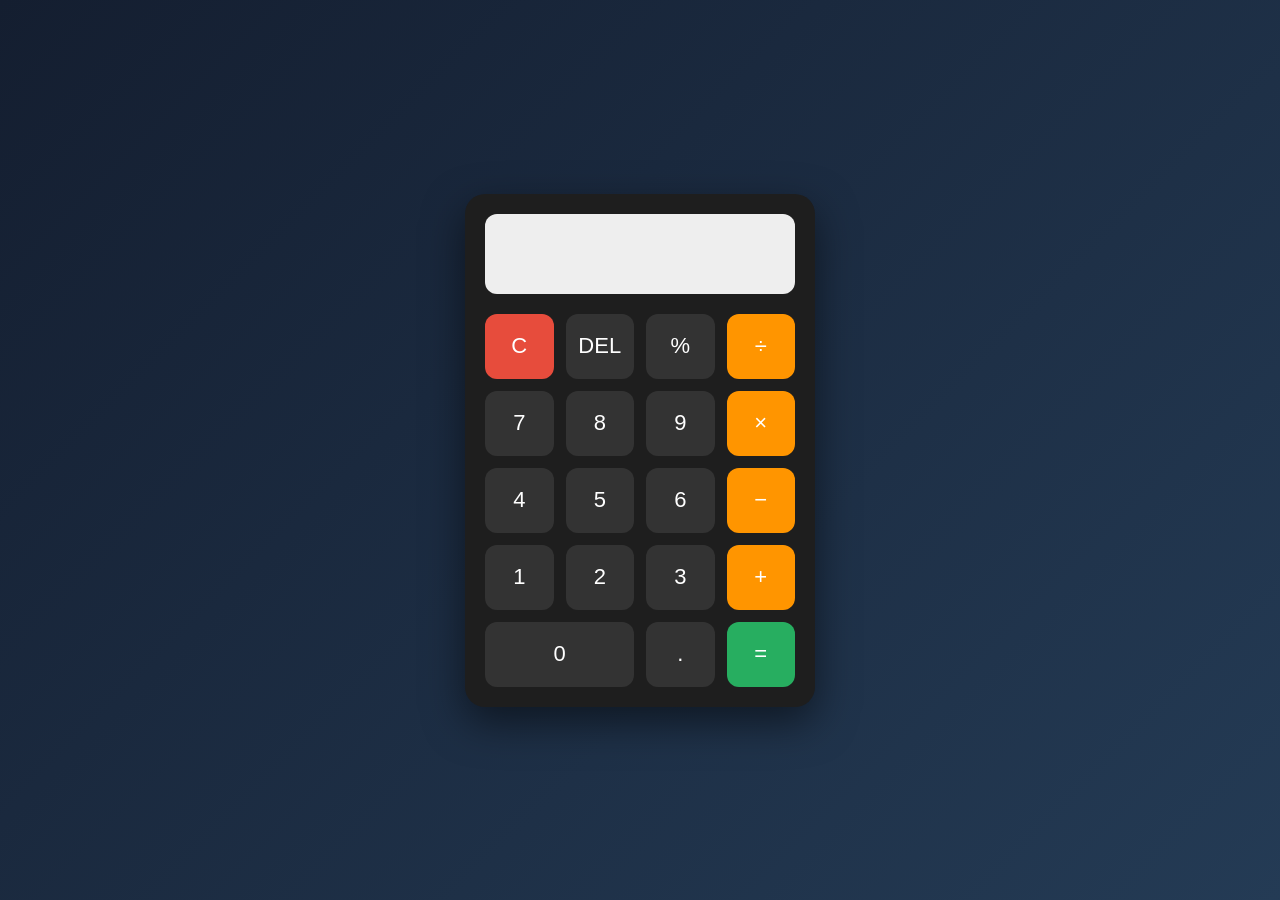
<file: index.html>
<!DOCTYPE html>
<html lang="en">
<head>
    <meta charset="UTF-8">
    <meta name="viewport" content="width=device-width, initial-scale=1.0">
    <title>Calculator - OIBSIP Task 1</title>
    <link rel="stylesheet" href="style.css">
</head>

<body>

    <div class="calculator">

        <input type="text" id="display" readonly>

        <div class="buttons">

            <button class="clear" onclick="clearDisplay()">C</button>
            <button onclick="deleteLast()">DEL</button>
            <button onclick="appendValue('%')">%</button>
            <button class="operator" onclick="appendValue('/')">÷</button>

            <button onclick="appendValue('7')">7</button>
            <button onclick="appendValue('8')">8</button>
            <button onclick="appendValue('9')">9</button>
            <button class="operator" onclick="appendValue('*')">×</button>

            <button onclick="appendValue('4')">4</button>
            <button onclick="appendValue('5')">5</button>
            <button onclick="appendValue('6')">6</button>
            <button class="operator" onclick="appendValue('-')">−</button>

            <button onclick="appendValue('1')">1</button>
            <button onclick="appendValue('2')">2</button>
            <button onclick="appendValue('3')">3</button>
            <button class="operator" onclick="appendValue('+')">+</button>

            <button onclick="appendValue('0')" class="zero">0</button>
            <button onclick="appendValue('.')">.</button>
            <button class="equal" onclick="calculate()">=</button>

        </div>

    </div>

    <script src="script.js"></script>

</body>
</html>
</file>
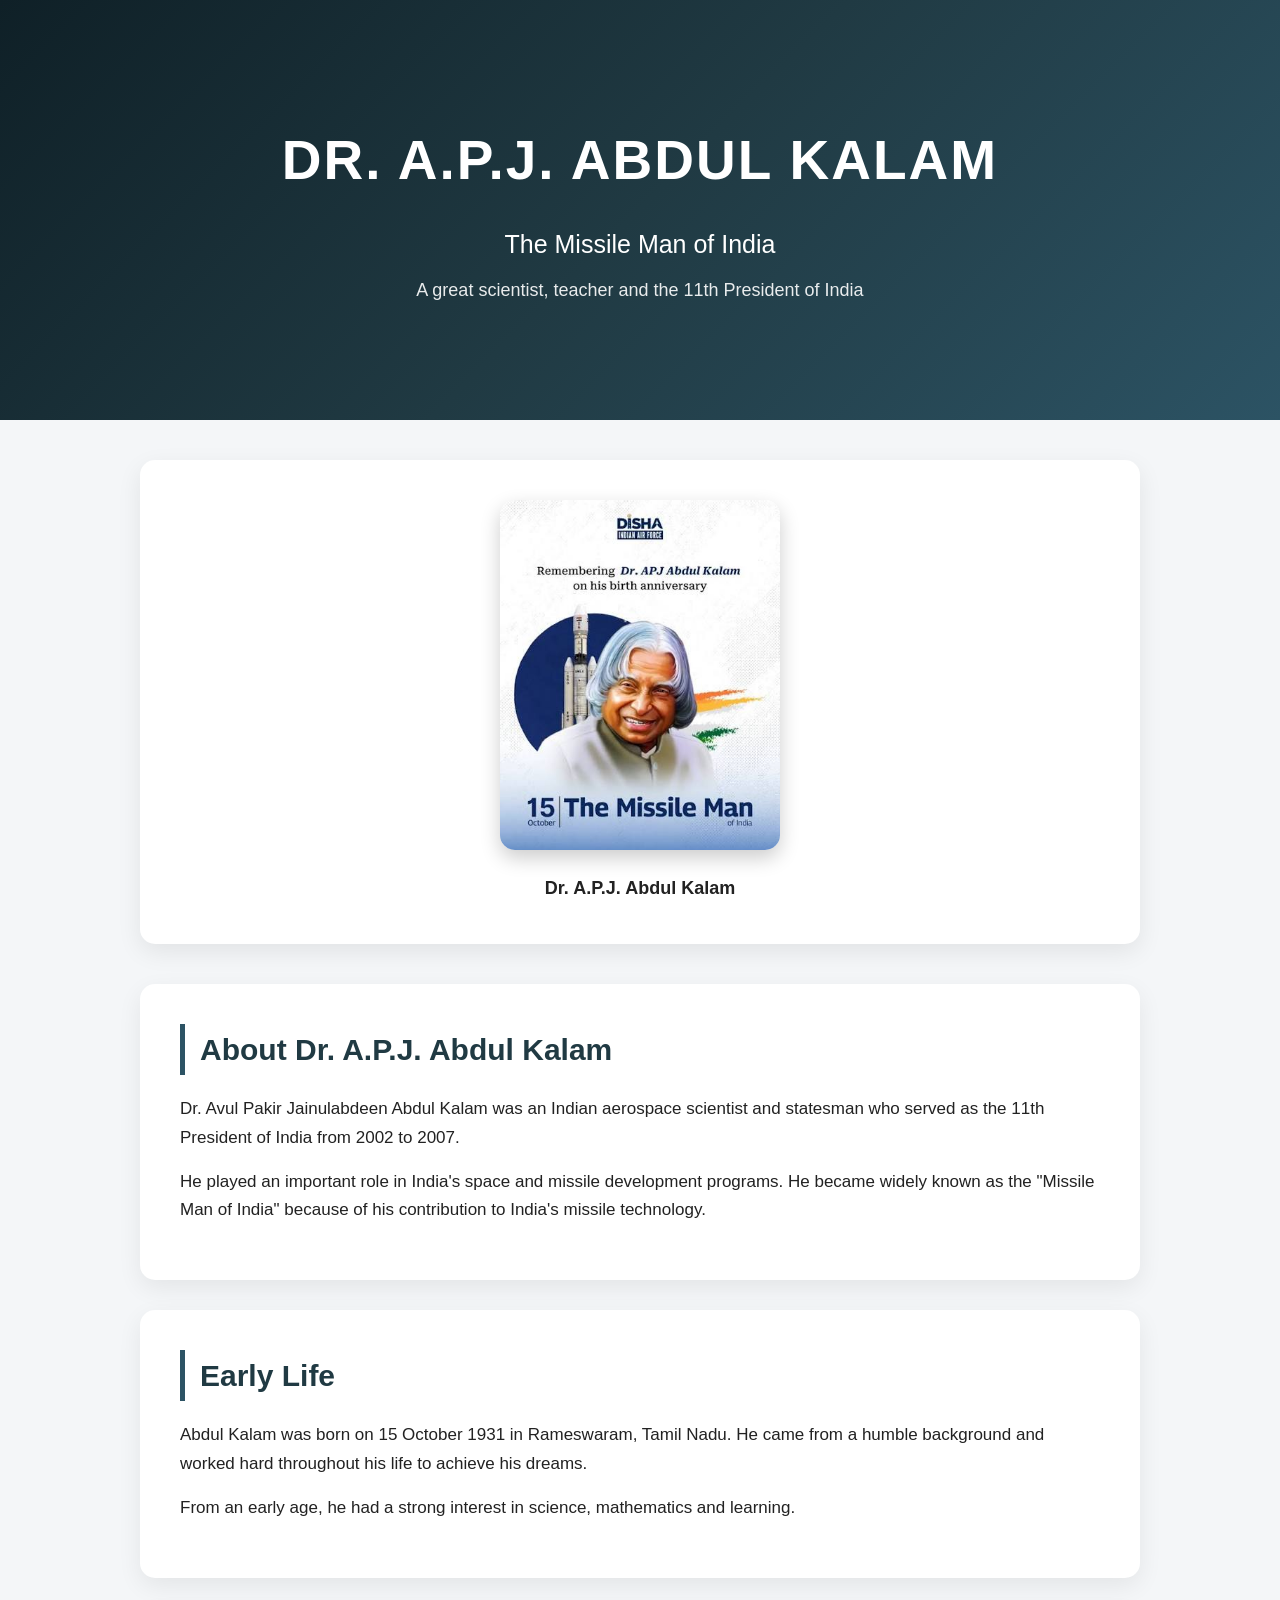
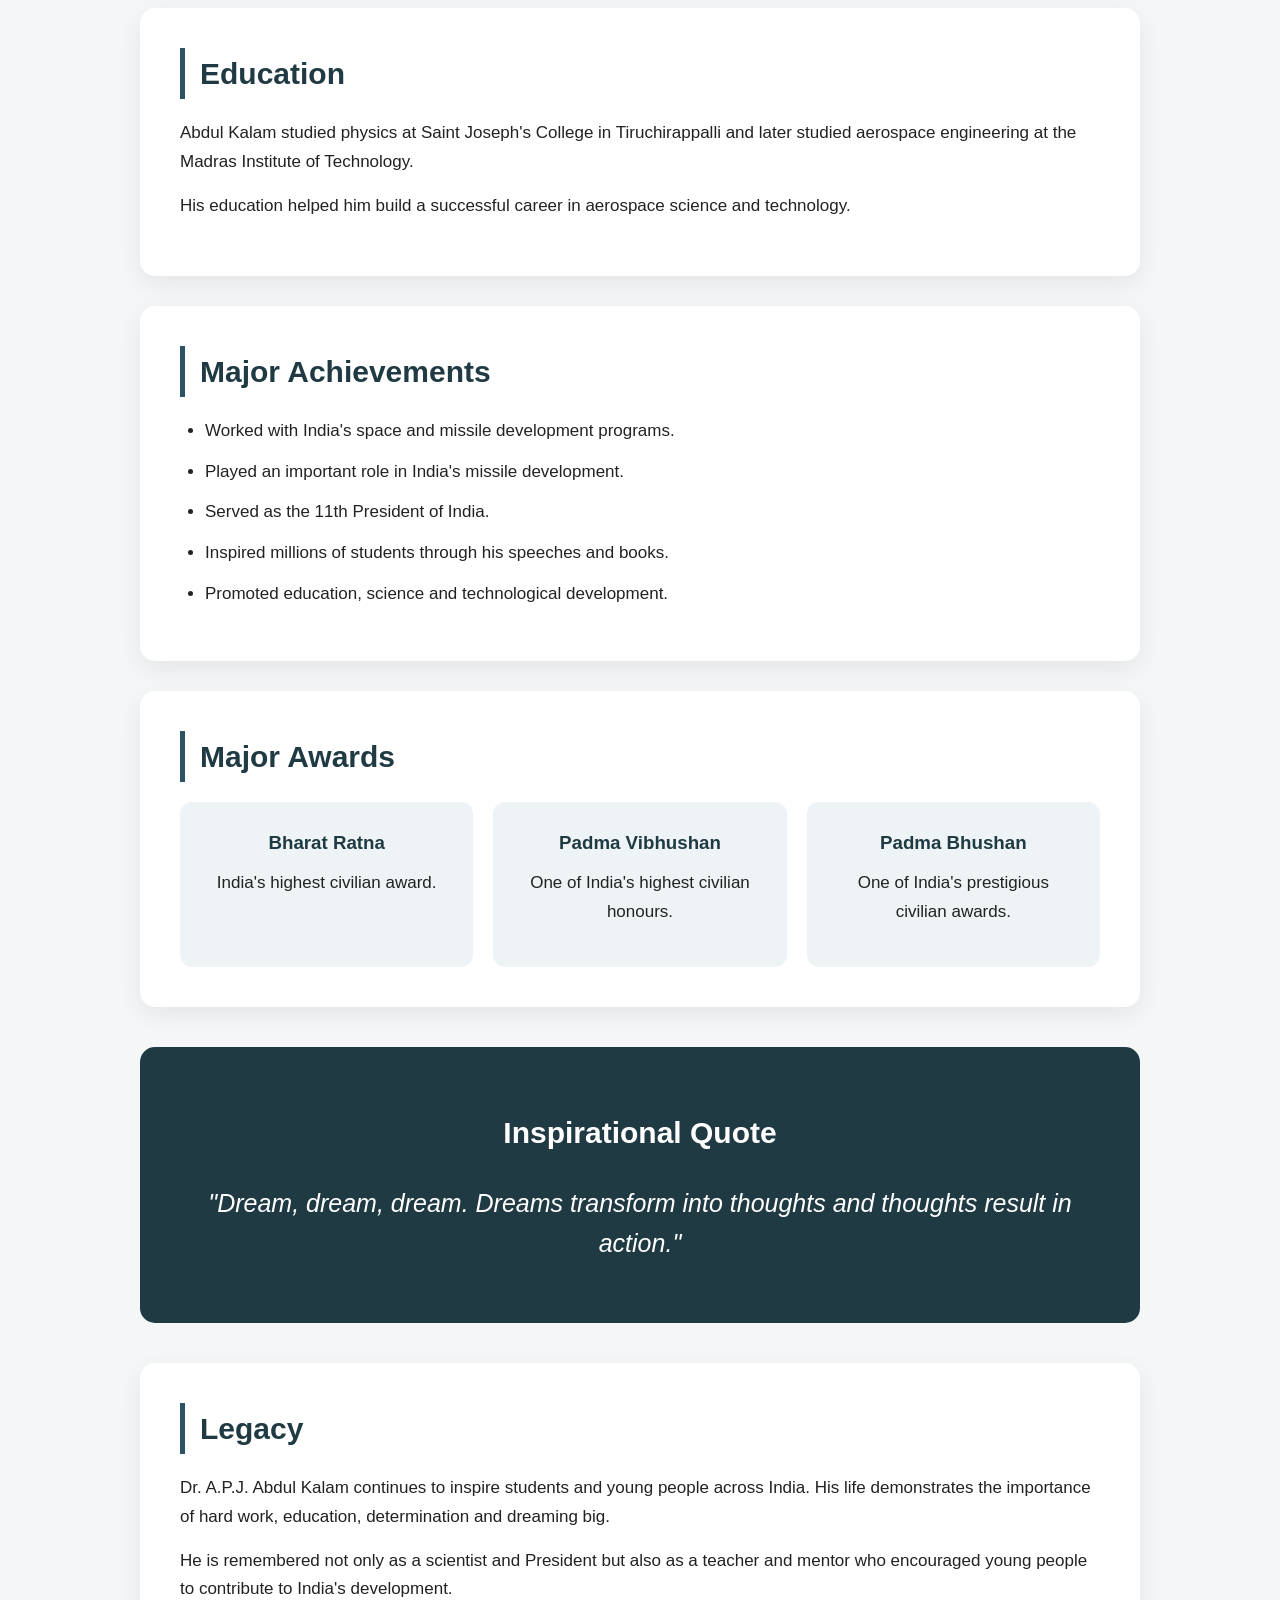
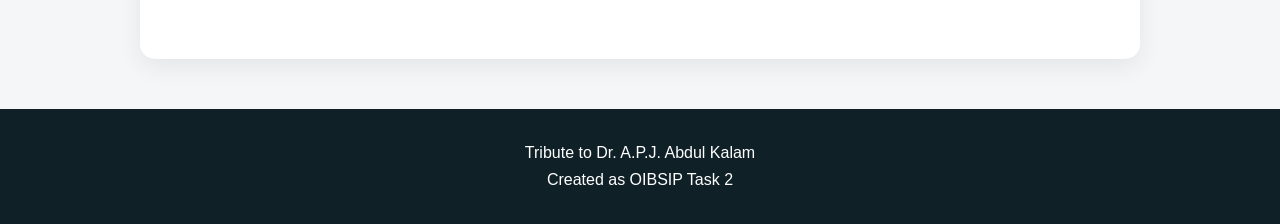
<file: Task-2-Tribute-Page/index.html>
<!DOCTYPE html>
<html lang="en">

<head>
    <meta charset="UTF-8">
    <meta name="viewport" content="width=device-width, initial-scale=1.0">

    <title>Tribute to Dr. A.P.J. Abdul Kalam</title>

    <link rel="stylesheet" href="style.css">
</head>

<body>

    <!-- Hero Section -->

    <header class="hero">

        <div class="hero-content">

            <h1>Dr. A.P.J. Abdul Kalam</h1>

            <p>
                The Missile Man of India
            </p>

            <p class="subtitle">
                A great scientist, teacher and the 11th President of India
            </p>

        </div>

    </header>


    <!-- Main Content -->

    <main>

        <!-- Image Section -->

        <section class="image-section">

            <img src="apj-kalam.jpg"
                 alt="Dr. A.P.J. Abdul Kalam">

            <p>
                Dr. A.P.J. Abdul Kalam
            </p>

        </section>


        <!-- About Section -->

        <section class="content-section">

            <h2>About Dr. A.P.J. Abdul Kalam</h2>

            <p>
                Dr. Avul Pakir Jainulabdeen Abdul Kalam was an Indian
                aerospace scientist and statesman who served as the
                11th President of India from 2002 to 2007.
            </p>

            <p>
                He played an important role in India's space and
                missile development programs. He became widely known
                as the "Missile Man of India" because of his
                contribution to India's missile technology.
            </p>

        </section>


        <!-- Early Life -->

        <section class="content-section">

            <h2>Early Life</h2>

            <p>
                Abdul Kalam was born on 15 October 1931 in
                Rameswaram, Tamil Nadu. He came from a humble
                background and worked hard throughout his life
                to achieve his dreams.
            </p>

            <p>
                From an early age, he had a strong interest in
                science, mathematics and learning.
            </p>

        </section>


        <!-- Education -->

        <section class="content-section">

            <h2>Education</h2>

            <p>
                Abdul Kalam studied physics at Saint Joseph's
                College in Tiruchirappalli and later studied
                aerospace engineering at the Madras Institute
                of Technology.
            </p>

            <p>
                His education helped him build a successful
                career in aerospace science and technology.
            </p>

        </section>


        <!-- Achievements -->

        <section class="content-section">

            <h2>Major Achievements</h2>

            <ul>

                <li>
                    Worked with India's space and missile
                    development programs.
                </li>

                <li>
                    Played an important role in India's
                    missile development.
                </li>

                <li>
                    Served as the 11th President of India.
                </li>

                <li>
                    Inspired millions of students through
                    his speeches and books.
                </li>

                <li>
                    Promoted education, science and
                    technological development.
                </li>

            </ul>

        </section>


        <!-- Awards -->

        <section class="content-section">

            <h2>Major Awards</h2>

            <div class="awards">

                <div class="award-card">
                    <h3>Bharat Ratna</h3>
                    <p>India's highest civilian award.</p>
                </div>

                <div class="award-card">
                    <h3>Padma Vibhushan</h3>
                    <p>One of India's highest civilian honours.</p>
                </div>

                <div class="award-card">
                    <h3>Padma Bhushan</h3>
                    <p>One of India's prestigious civilian awards.</p>
                </div>

            </div>

        </section>


        <!-- Quote -->

        <section class="quote-section">

            <h2>Inspirational Quote</h2>

            <blockquote>
                "Dream, dream, dream. Dreams transform into thoughts
                and thoughts result in action."
            </blockquote>

        </section>


        <!-- Legacy -->

        <section class="content-section">

            <h2>Legacy</h2>

            <p>
                Dr. A.P.J. Abdul Kalam continues to inspire students
                and young people across India. His life demonstrates
                the importance of hard work, education, determination
                and dreaming big.
            </p>

            <p>
                He is remembered not only as a scientist and
                President but also as a teacher and mentor who
                encouraged young people to contribute to India's
                development.
            </p>

        </section>

    </main>


    <!-- Footer -->

    <footer>

        <p>
            Tribute to Dr. A.P.J. Abdul Kalam
        </p>

        <p>
            Created as OIBSIP Task 2
        </p>

    </footer>

</body>

</html>
</file>
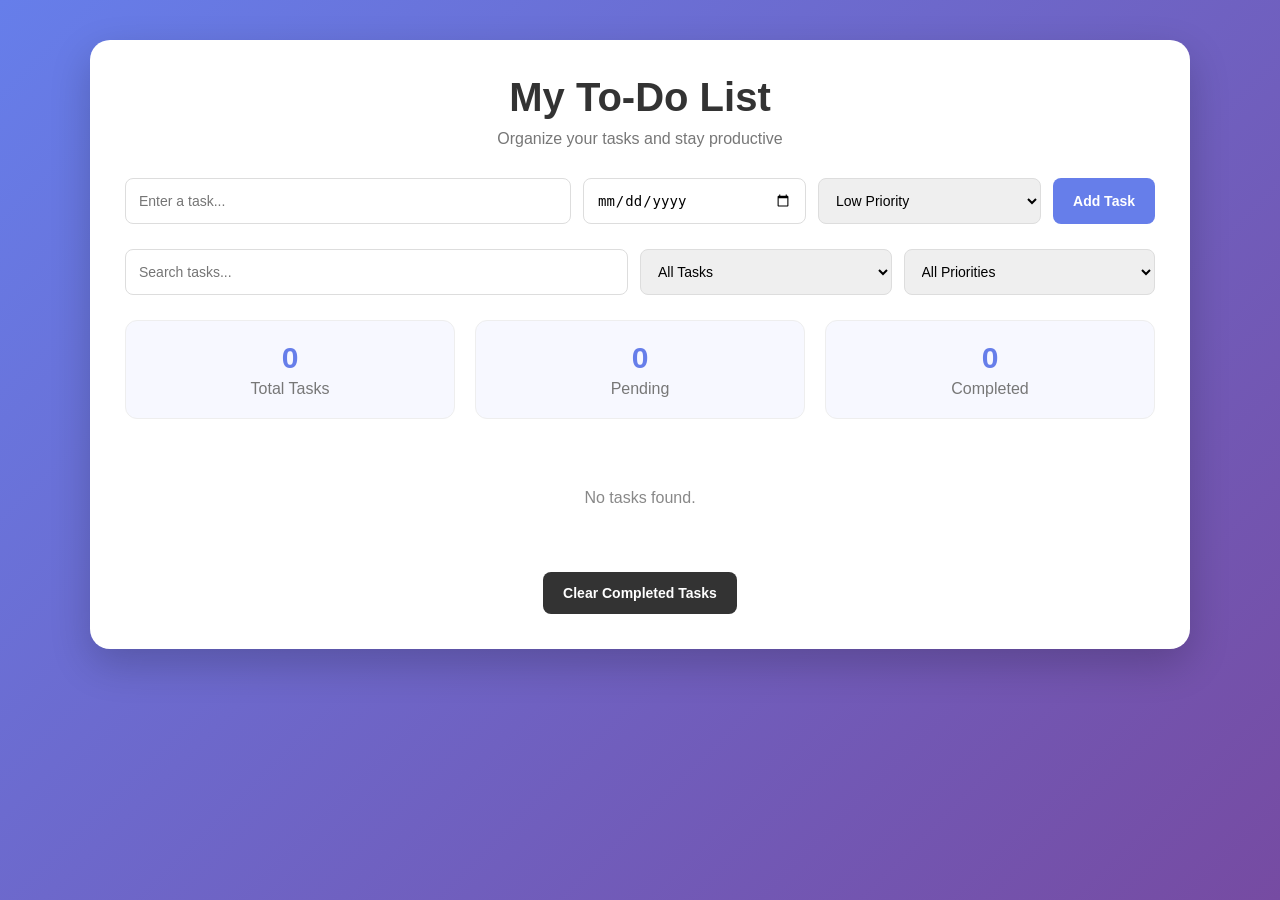
<file: Task-3-To-Do-Web-App/index.html>
<!DOCTYPE html>
<html lang="en">

<head>

    <meta charset="UTF-8">

    <meta name="viewport"
        content="width=device-width, initial-scale=1.0">

    <title>Task 3 - To-Do Web App</title>

    <link rel="stylesheet" href="style.css">

</head>


<body>

    <!-- Main Container -->

    <div class="container">

        <!-- Header -->

        <header>

            <h1>My To-Do List</h1>

            <p>
                Organize your tasks and stay productive
            </p>

        </header>


        <!-- Add Task Section -->

        <section class="task-input">

            <input
                type="text"
                id="taskInput"
                placeholder="Enter a task..."
            >

            <input
                type="date"
                id="dateInput"
            >

            <select id="priorityInput">

                <option value="Low">
                    Low Priority
                </option>

                <option value="Medium">
                    Medium Priority
                </option>

                <option value="High">
                    High Priority
                </option>

            </select>

            <button onclick="addTask()">
                Add Task
            </button>

        </section>


        <!-- Search and Filter -->

        <section class="controls">

            <input
                type="text"
                id="searchInput"
                placeholder="Search tasks..."
                onkeyup="displayTasks()"
            >


            <select
                id="filterInput"
                onchange="displayTasks()"
            >

                <option value="all">
                    All Tasks
                </option>

                <option value="pending">
                    Pending
                </option>

                <option value="completed">
                    Completed
                </option>

            </select>


            <select
                id="priorityFilter"
                onchange="displayTasks()"
            >

                <option value="all">
                    All Priorities
                </option>

                <option value="High">
                    High
                </option>

                <option value="Medium">
                    Medium
                </option>

                <option value="Low">
                    Low
                </option>

            </select>

        </section>


        <!-- Statistics -->

        <section class="statistics">

            <div class="stat-card">

                <h3 id="totalTasks">
                    0
                </h3>

                <p>Total Tasks</p>

            </div>


            <div class="stat-card">

                <h3 id="pendingTasks">
                    0
                </h3>

                <p>Pending</p>

            </div>


            <div class="stat-card">

                <h3 id="completedTasks">
                    0
                </h3>

                <p>Completed</p>

            </div>

        </section>


        <!-- Task List -->

        <section>

            <div id="taskList">

                <!-- Tasks will appear here -->

            </div>

        </section>
        <!-- Clear Completed -->

        <div class="bottom-section">

            <button
                class="clear-btn"
                onclick="clearCompleted()"
            >
                Clear Completed Tasks
            </button>

        </div>

    </div>


    <script src="script.js"></script>

</body>

</html>
</file>
<file: style.css>
* {
    margin: 0;
    padding: 0;
    box-sizing: border-box;
    font-family: Arial, sans-serif;
}

body {
    min-height: 100vh;
    display: flex;
    justify-content: center;
    align-items: center;
    background: linear-gradient(135deg, #141e30, #243b55);
}

.calculator {
    width: 350px;
    padding: 20px;
    border-radius: 20px;
    background: #1e1e1e;
    box-shadow: 0 15px 40px rgba(0, 0, 0, 0.5);
}

#display {
    width: 100%;
    height: 80px;
    margin-bottom: 20px;
    padding: 10px;
    border: none;
    outline: none;
    border-radius: 12px;
    background: #eeeeee;
    color: #111111;
    text-align: right;
    font-size: 35px;
}

.buttons {
    display: grid;
    grid-template-columns: repeat(4, 1fr);
    gap: 12px;
}

button {
    height: 65px;
    border: none;
    border-radius: 12px;
    background: #333333;
    color: white;
    font-size: 22px;
    cursor: pointer;
    transition: 0.2s;
}

button:hover {
    transform: scale(1.05);
    background: #444444;
}

.operator {
    background: #ff9500;
}

.operator:hover {
    background: #e68600;
}

.clear {
    background: #e74c3c;
}

.clear:hover {
    background: #c0392b;
}

.equal {
    background: #27ae60;
}

.equal:hover {
    background: #219150;
}

.zero {
    grid-column: span 2;
}
</file>
<file: Task-2-Tribute-Page/style.css>
* {
    margin: 0;
    padding: 0;
    box-sizing: border-box;
}

body {
    font-family: Arial, sans-serif;
    background: #f4f6f8;
    color: #222;
    line-height: 1.7;
}


/* Hero Section */

.hero {
    min-height: 420px;

    display: flex;
    justify-content: center;
    align-items: center;

    text-align: center;

    padding: 40px 20px;

    background: linear-gradient(
        135deg,
        #0f2027,
        #203a43,
        #2c5364
    );

    color: white;
}

.hero-content {
    max-width: 900px;
}

.hero h1 {
    font-size: 55px;
    text-transform: uppercase;
    letter-spacing: 2px;
    margin-bottom: 15px;
}

.hero p {
    font-size: 25px;
}

.hero .subtitle {
    font-size: 18px;
    margin-top: 10px;
    opacity: 0.9;
}


/* Image Section */

.image-section {
    text-align: center;

    background: white;

    padding: 40px 20px;

    max-width: 1000px;

    margin: 40px auto;

    border-radius: 15px;

    box-shadow: 0 8px 25px rgba(0, 0, 0, 0.08);
}

.image-section img {
    width: 280px;
    height: 350px;

    object-fit: cover;

    border-radius: 15px;

    box-shadow: 0 8px 20px rgba(0, 0, 0, 0.2);
}

.image-section p {
    margin-top: 15px;

    font-size: 18px;

    font-weight: bold;
}


/* Content Sections */

.content-section {
    max-width: 1000px;

    margin: 30px auto;

    padding: 40px;

    background: white;

    border-radius: 15px;

    box-shadow: 0 8px 25px rgba(0, 0, 0, 0.07);
}

.content-section h2 {
    font-size: 30px;

    margin-bottom: 20px;

    color: #203a43;

    border-left: 5px solid #2c5364;

    padding-left: 15px;
}

.content-section p {
    margin-bottom: 15px;

    font-size: 17px;
}

.content-section ul {
    padding-left: 25px;
}

.content-section li {
    margin-bottom: 12px;

    font-size: 17px;
}


/* Awards */

.awards {
    display: grid;

    grid-template-columns: repeat(
        auto-fit,
        minmax(200px, 1fr)
    );

    gap: 20px;
}

.award-card {
    padding: 25px;

    text-align: center;

    background: #eef4f6;

    border-radius: 12px;

    transition: 0.3s;
}

.award-card:hover {
    transform: translateY(-5px);

    box-shadow: 0 8px 20px rgba(
        0,
        0,
        0,
        0.12
    );
}

.award-card h3 {
    color: #203a43;

    margin-bottom: 10px;
}


/* Quote */

.quote-section {
    max-width: 1000px;

    margin: 40px auto;

    padding: 60px 40px;

    text-align: center;

    background: #203a43;

    color: white;

    border-radius: 15px;
}

.quote-section h2 {
    font-size: 30px;

    margin-bottom: 25px;
}

blockquote {
    font-size: 25px;

    font-style: italic;

    line-height: 1.6;
}


/* Footer */

footer {
    text-align: center;

    padding: 30px;

    margin-top: 50px;

    background: #0f2027;

    color: white;
}


/* Responsive Design */

@media (max-width: 768px) {

    .hero h1 {
        font-size: 38px;
    }

    .hero p {
        font-size: 20px;
    }

    .content-section {
        margin: 20px;

        padding: 25px;
    }

    .image-section {
        margin: 20px;
    }

    .image-section img {
        width: 220px;
        height: 280px;
    }

    blockquote {
        font-size: 20px;
    }

}
</file>
<file: Task-3-To-Do-Web-App/style.css>
* {
    margin: 0;
    padding: 0;
    box-sizing: border-box;
}


body {

    font-family: Arial, sans-serif;

    min-height: 100vh;

    background: linear-gradient(
        135deg,
        #667eea,
        #764ba2
    );

    padding: 40px 20px;

    color: #333;
}


/* Main Container */

.container {

    max-width: 1100px;

    margin: auto;

    background: white;

    padding: 35px;

    border-radius: 20px;

    box-shadow:
        0 15px 40px rgba(0, 0, 0, 0.2);
}


/* Header */

header {

    text-align: center;

    margin-bottom: 30px;
}


header h1 {

    font-size: 40px;

    margin-bottom: 10px;

    color: #333;
}


header p {

    color: #777;

    font-size: 16px;
}


/* Task Input */

.task-input {

    display: grid;

    grid-template-columns:
        2fr
        1fr
        1fr
        auto;

    gap: 12px;

    margin-bottom: 25px;
}


.task-input input,
.task-input select,
.controls input,
.controls select {

    padding: 13px;

    border: 1px solid #ddd;

    border-radius: 8px;

    font-size: 14px;

    outline: none;
}


.task-input input:focus,
.task-input select:focus,
.controls input:focus,
.controls select:focus {

    border-color: #667eea;

    box-shadow:
        0 0 5px rgba(102, 126, 234, 0.3);
}


/* Buttons */

button {

    border: none;

    border-radius: 8px;

    padding: 13px 20px;

    cursor: pointer;

    font-size: 14px;

    font-weight: bold;

    transition: 0.3s;
}


.task-input button {

    background: #667eea;

    color: white;
}


.task-input button:hover {

    background: #5568d9;

    transform: translateY(-2px);
}


/* Controls */

.controls {

    display: grid;

    grid-template-columns:
        2fr
        1fr
        1fr;

    gap: 12px;

    margin-bottom: 25px;
}


/* Statistics */

.statistics {

    display: grid;

    grid-template-columns:
        repeat(3, 1fr);

    gap: 20px;

    margin-bottom: 30px;
}


.stat-card {

    text-align: center;

    padding: 20px;

    background: #f7f8ff;

    border-radius: 12px;

    border: 1px solid #eee;
}


.stat-card h3 {

    font-size: 30px;

    color: #667eea;

    margin-bottom: 5px;
}


.stat-card p {

    color: #777;
}


/* Task Card */

.task-card {

    display: flex;

    align-items: center;

    justify-content: space-between;

    gap: 15px;

    padding: 18px;

    margin-bottom: 12px;

    border-radius: 12px;

    background: #fafafa;

    border: 1px solid #eee;

    transition: 0.3s;
}


.task-card:hover {

    transform: translateY(-2px);

    box-shadow:
        0 5px 15px rgba(0, 0, 0, 0.08);
}


/* Completed Task */

.task-card.completed {

    opacity: 0.65;

    background: #f1f1f1;
}


.task-card.completed
.task-title {

    text-decoration: line-through;

    color: #777;
}


/* Task Information */

.task-info {

    flex: 1;
}


.task-title {

    font-size: 18px;

    font-weight: bold;

    margin-bottom: 8px;
}


.task-details {

    display: flex;

    flex-wrap: wrap;

    gap: 10px;

    font-size: 13px;

    color: #777;
}


/* Priority */

.priority {

    padding: 4px 10px;

    border-radius: 20px;

    font-size: 12px;

    font-weight: bold;
}


.priority.High {

    background: #ffe0e0;

    color: #d63031;
}


.priority.Medium {

    background: #fff0cc;

    color: #d68910;
}


.priority.Low {

    background: #dff7e5;

    color: #218c45;
}


/* Task Actions */

.task-actions {

    display: flex;

    gap: 8px;
}


.complete-btn {

    background: #27ae60;

    color: white;
}


.edit-btn {

    background: #3498db;

    color: white;
}


.delete-btn {

    background: #e74c3c;

    color: white;
}


.task-actions button {

    padding: 9px 12px;

    font-size: 12px;
}


.task-actions button:hover {

    opacity: 0.85;

    transform: translateY(-1px);
}


/* Empty Message */

.empty-message {

    text-align: center;

    padding: 40px;

    color: #888;

    font-size: 16px;
}


/* Bottom Section */

.bottom-section {

    text-align: center;

    margin-top: 25px;
}


.clear-btn {

    background: #333;

    color: white;
}


.clear-btn:hover {

    background: #111;
}


/* Responsive Design */

@media (max-width: 800px) {

    .task-input {

        grid-template-columns: 1fr 1fr;
    }


    .task-input button {

        grid-column: span 2;
    }


    .controls {

        grid-template-columns: 1fr;
    }

}


@media (max-width: 600px) {

    body {

        padding: 15px;
    }


    .container {

        padding: 20px;
    }


    header h1 {

        font-size: 30px;
    }


    .task-input {

        grid-template-columns: 1fr;
    }


    .task-input button {

        grid-column: auto;
    }
    .statistics {

        grid-template-columns: 1fr;
    }


    .task-card {

        flex-direction: column;

        align-items: flex-start;
    }


    .task-actions {

        width: 100%;
    }


    .task-actions button {

        flex: 1;
    }

}
</file>
